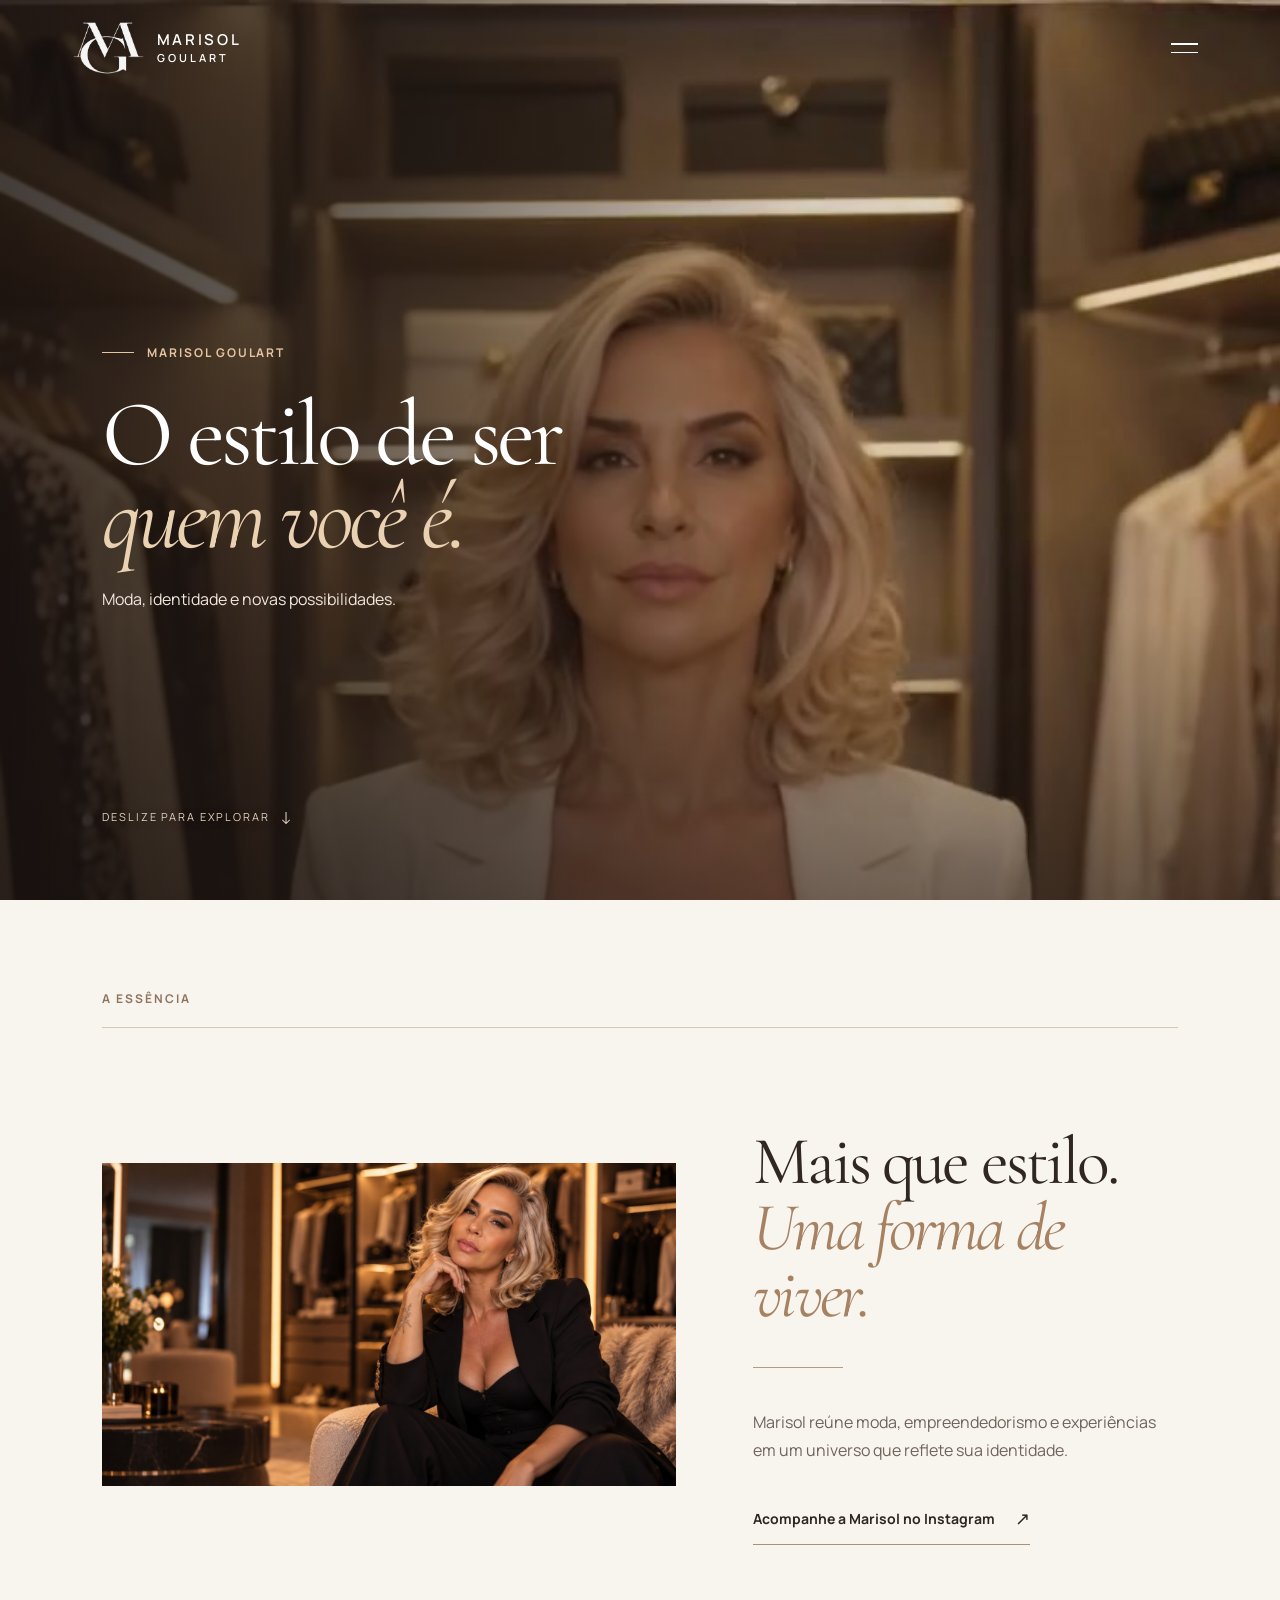
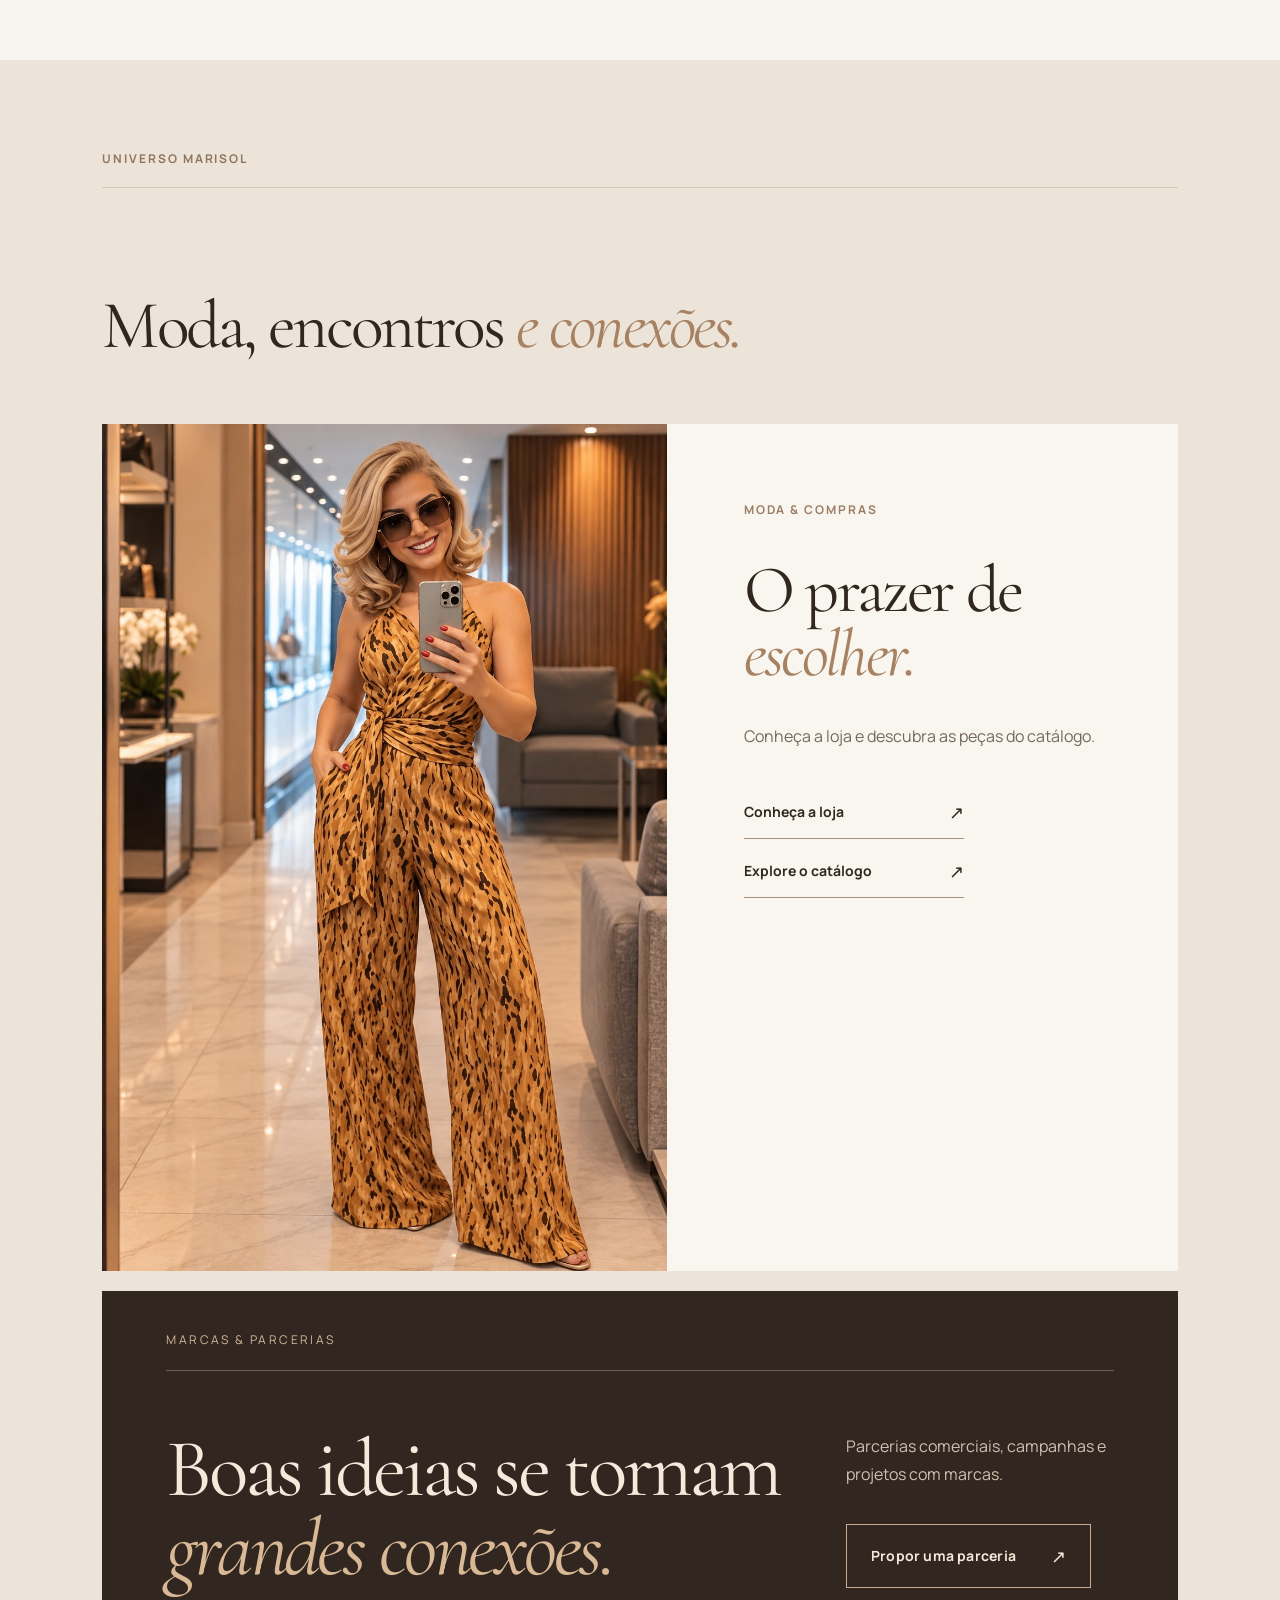
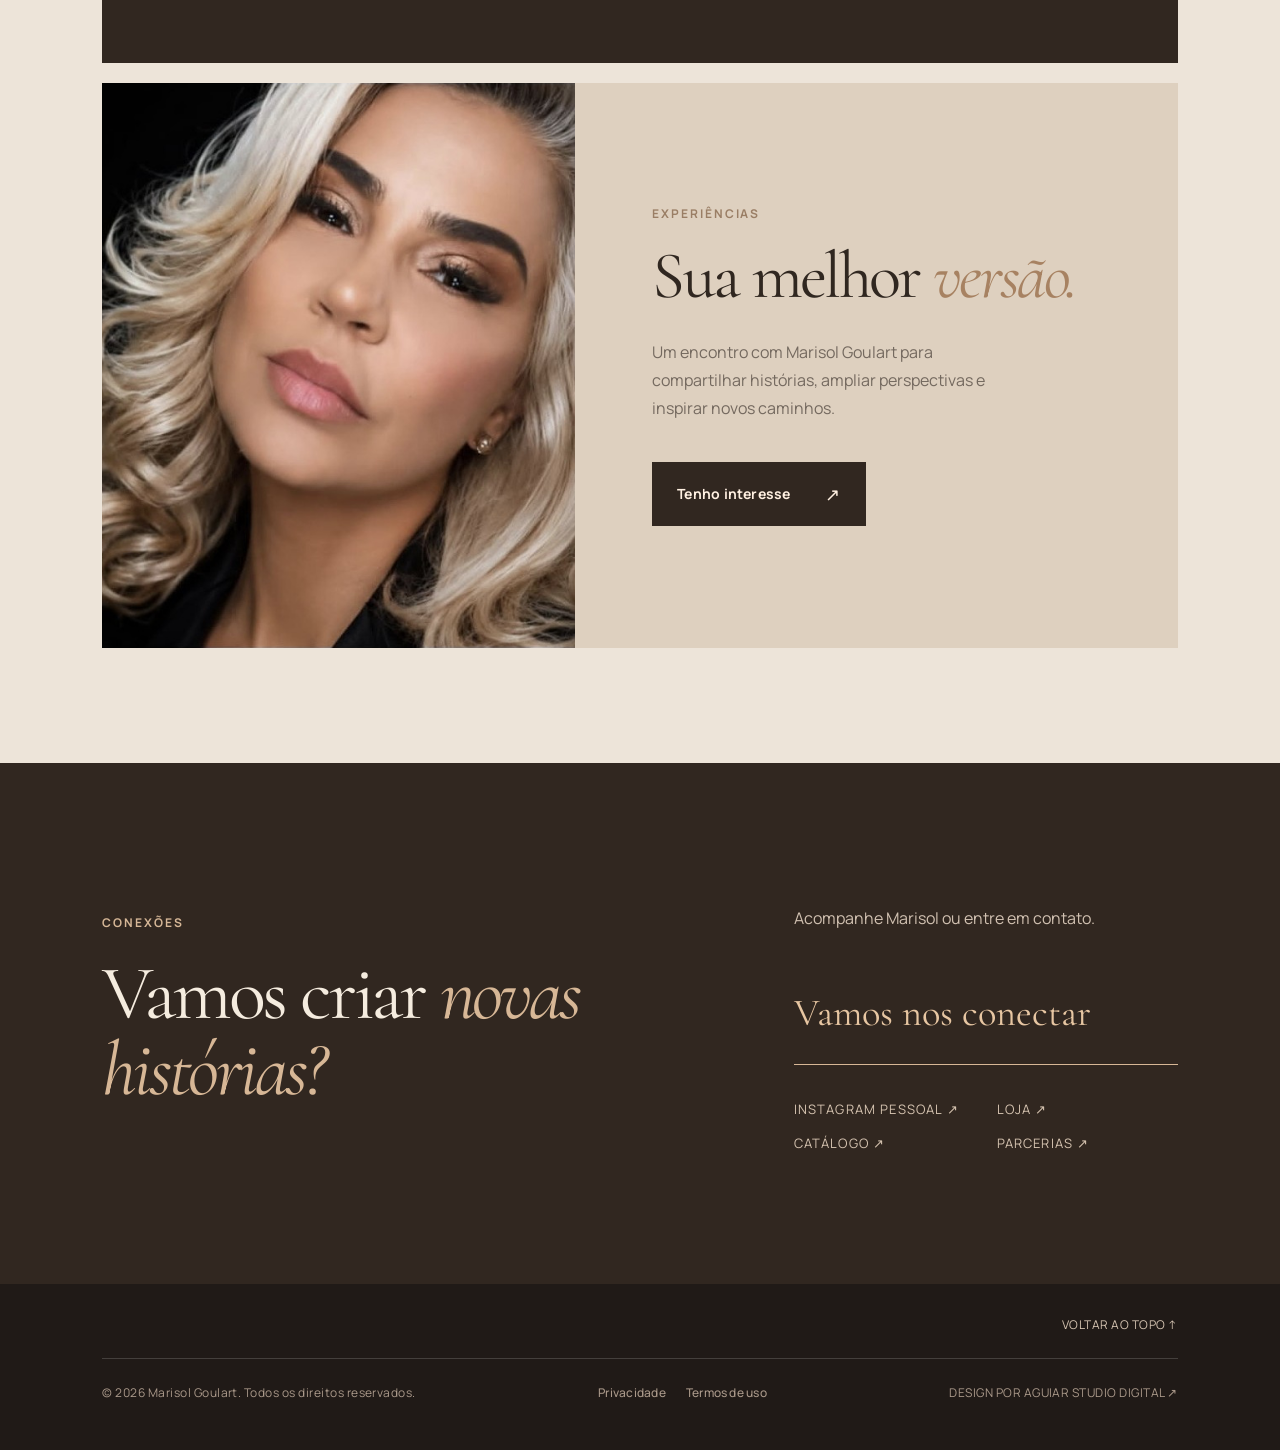
<file: index.html>
<!doctype html>
<html lang="pt-BR">
<head>
<meta charset="utf-8">
<meta name="viewport" content="width=device-width,initial-scale=1,viewport-fit=cover">
<meta name="theme-color" content="#261f1b">
<meta name="description" content="O universo digital de Marisol Goulart: estilo, identidade, projetos e conexões.">
<title>Marisol Goulart | Moda, identidade e conexões</title>
<!-- V3.5 | PRÉVIA: impedir indexação até o domínio definitivo -->
<meta name="robots" content="noindex,follow,max-image-preview:large">
<meta name="googlebot" content="noindex,follow">
<meta property="og:type" content="website">
<meta property="og:locale" content="pt_BR">
<meta property="og:site_name" content="Marisol Goulart">
<meta property="og:title" content="Marisol Goulart | O estilo de ser quem você é">
<meta property="og:description" content="Moda, identidade e novas possibilidades. Conheça o universo de Marisol Goulart.">
<meta property="og:url" content="https://aguiarstudiodigital.github.io/preview-marisol-goulart/">
<meta property="og:image" content="https://aguiarstudiodigital.github.io/preview-marisol-goulart/assets/marisol-retrato-preto.jpg">
<meta property="og:image:alt" content="Marisol Goulart em retrato editorial">
<meta name="twitter:card" content="summary_large_image">
<meta name="twitter:title" content="Marisol Goulart | O estilo de ser quem você é">
<meta name="twitter:description" content="Moda, identidade e novas possibilidades.">
<meta name="twitter:image" content="https://aguiarstudiodigital.github.io/preview-marisol-goulart/assets/marisol-retrato-preto.jpg">
<link rel="icon" type="image/png" href="assets/favicon-marisol.png">
<script type="application/ld+json">{
  "@context": "https://schema.org",
  "@graph": [
    {
      "@type": "Person",
      "@id": "https://aguiarstudiodigital.github.io/preview-marisol-goulart/#marisol",
      "name": "Marisol Goulart",
      "url": "https://aguiarstudiodigital.github.io/preview-marisol-goulart/",
      "sameAs": [
        "https://www.instagram.com/marisolgoulart79/"
      ],
      "description": "Marisol Goulart reúne moda, empreendedorismo e experiências em sua marca pessoal."
    },
    {
      "@type": "WebSite",
      "@id": "https://aguiarstudiodigital.github.io/preview-marisol-goulart/#website",
      "name": "Marisol Goulart",
      "url": "https://aguiarstudiodigital.github.io/preview-marisol-goulart/",
      "inLanguage": "pt-BR",
      "about": {
        "@id": "https://aguiarstudiodigital.github.io/preview-marisol-goulart/#marisol"
      }
    }
  ]
}</script>
<link rel="preconnect" href="https://fonts.googleapis.com">
<link rel="preconnect" href="https://fonts.gstatic.com" crossorigin>
<link href="https://fonts.googleapis.com/css2?family=Cormorant+Garamond:ital,wght@0,400;0,500;0,600;1,400;1,500&family=Manrope:wght@400;500;600;700&display=swap" rel="stylesheet">
<link rel="stylesheet" href="css/style.css">
</head>
<body>
<a class="skip-link" href="#essencia">Pular para o conteúdo</a>

<header class="site-header" id="site-header">
  <a class="brand" href="#inicio" aria-label="Marisol Goulart, voltar ao início"><img src="assets/marisol-monograma-branco.png" alt="Monograma MG — Marisol Goulart" width="72" height="60"><span>MARISOL <small>GOULART</small></span></a>
  <div class="header-right"><button class="menu-toggle" type="button" aria-expanded="false" aria-controls="menu-panel" aria-label="Abrir menu"><span class="menu-icon"><i></i><i></i></span></button></div>
</header>
<nav class="menu-panel" id="menu-panel" aria-label="Navegação principal" inert>
  <div class="menu-inner">
  <div class="menu-links"><a href="#inicio">Início <b aria-hidden="true">↗</b></a><a href="#essencia">A Marisol <b aria-hidden="true">↗</b></a><a href="#universo">Universo Marisol <b aria-hidden="true">↗</b></a><a href="#contato">Contato <b aria-hidden="true">↗</b></a></div>
  <div class="menu-bottom"><a href="https://www.instagram.com/marisolgoulart79/" target="_blank" rel="noopener noreferrer">INSTAGRAM ↗</a></div></div>
</nav>
<main>
<section class="hero" id="inicio" aria-label="Apresentação de Marisol Goulart">
  <div class="hero-poster" aria-hidden="true"></div>
  <video class="hero-video" id="hero-video" autoplay muted loop playsinline preload="metadata" aria-hidden="true" poster="assets/hero-desktop-poster.jpg"></video>
  <div class="hero-shade"></div>
  <div class="hero-inner"><div class="hero-copy"><p class="eyebrow light"><span class="eyebrow-line"></span> MARISOL GOULART </p>
  <h1>O estilo de ser <em>quem você é.</em></h1>
  <p class="hero-sub">Moda, identidade e novas possibilidades.</p>
  </div></div>
  <div class="hero-bottom"><span>DESLIZE PARA EXPLORAR <span aria-hidden="true">↓</span></span></div>
</section>
<section class="essence section-shell" id="essencia">
  <div class="section-index"><span>A ESSÊNCIA</span></div>
  <div class="essence-grid">
    <div class="essence-visual"><div class="essence-photo"><img src="assets/marisol-retrato-preto.jpg" alt="Marisol Goulart em traje preto, sentada em ambiente sofisticado" loading="lazy"></div></div>
    <div class="essence-copy"><h2>Mais que estilo. <em>Uma forma de viver.</em></h2><div class="thin-line"></div><p>Marisol reúne moda, empreendedorismo e experiências em um universo que reflete sua identidade.</p><a class="underlined-link" href="https://www.instagram.com/marisolgoulart79/" target="_blank" rel="noopener noreferrer">Acompanhe a Marisol no Instagram <span>↗</span></a></div>
  </div>
</section>
<section class="universe section-shell" id="universo">
  <div class="section-index"><span>UNIVERSO MARISOL</span></div>
  <div class="universe-heading"><div><h2>Moda, encontros <em>e conexões.</em></h2></div></div>
  <article class="feature-fashion" id="moda"><div class="fashion-visual"><img src="assets/marisol-moda-recriacao-editorial.jpg" alt="Imagem editorial conceitual de moda, com look estampado em enquadramento completo" loading="lazy"></div><div class="fashion-copy"><span class="feature-number">MODA & COMPRAS</span><h3>O prazer de <em>escolher.</em></h3><p>Conheça a loja e descubra as peças do catálogo.</p><div class="fashion-links"><a class="underlined-link" href="https://www.instagram.com/lojamarisolgoulart/" target="_blank" rel="noopener noreferrer">Conheça a loja <span>↗</span></a><a class="underlined-link" href="https://www.instagram.com/catalogomarisolgoulart/" target="_blank" rel="noopener noreferrer">Explore o catálogo <span>↗</span></a></div></div></article>
  <article class="feature-partners" id="parcerias"><div class="partner-top"><span>MARCAS & PARCERIAS</span></div><div class="partner-main"><h3>Boas ideias se tornam <em>grandes conexões.</em></h3><div><p>Parcerias comerciais, campanhas e projetos com marcas.</p><a class="button button-outline" href="mailto:contato@aguiarstudiodigital.com?subject=Proposta%20de%20parceria%20%7C%20Marisol%20Goulart&amp;body=Ol%C3%A1%21%20Gostaria%20de%20apresentar%20uma%20proposta%20de%20parceria%20com%20Marisol%20Goulart.%0A%0AMarca%2FEmpresa%3A%0ANome%2FContato%3A%0AProposta%3A">Propor uma parceria <span>↗</span></a></div></div></article>
  <article class="feature-event" id="encontro"><div class="event-visual"><img src="assets/marisol-encontro-retrato.jpg" alt="Retrato em close de Marisol Goulart, com cabelos loiros e traje preto" loading="lazy" decoding="async"></div><div class="event-copy"><span class="feature-number">EXPERIÊNCIAS</span><h3>Sua melhor <em>versão.</em></h3><p>Um encontro com Marisol Goulart para compartilhar histórias, ampliar perspectivas e inspirar novos caminhos.</p><button class="button button-dark" type="button" id="open-interest">Tenho interesse <span>↗</span></button></div></article>
</section>
<section class="contact" id="contato"><div class="contact-inner"><div><span class="kicker light-kicker">CONEXÕES</span><h2>Vamos criar <em>novas histórias?</em></h2></div><div class="contact-right"><p>Acompanhe Marisol ou entre em contato.</p><h3 class="contact-main-link">Vamos nos conectar</h3><div class="social-grid"><a href="https://www.instagram.com/marisolgoulart79/" target="_blank" rel="noopener noreferrer">INSTAGRAM PESSOAL ↗</a><a href="https://www.instagram.com/lojamarisolgoulart/" target="_blank" rel="noopener noreferrer">LOJA ↗</a><a href="https://www.instagram.com/catalogomarisolgoulart/" target="_blank" rel="noopener noreferrer">CATÁLOGO ↗</a><a href="mailto:contato@aguiarstudiodigital.com?subject=Proposta%20de%20parceria%20%7C%20Marisol%20Goulart&amp;body=Ol%C3%A1%21%20Gostaria%20de%20apresentar%20uma%20proposta%20de%20parceria%20com%20Marisol%20Goulart.%0A%0AMarca%2FEmpresa%3A%0ANome%2FContato%3A%0AProposta%3A">PARCERIAS ↗</a></div></div></div></section>
</main>
<footer class="footer"><div class="footer-top"><a href="#inicio" class="back-top">VOLTAR AO TOPO ↑</a></div><div class="footer-bottom"><span>© 2026 Marisol Goulart. Todos os direitos reservados.</span><nav class="footer-legal" aria-label="Informações legais"><a href="politica-de-privacidade.html">Privacidade</a><a href="termos-de-uso.html">Termos de uso</a></nav><a href="https://www.aguiarstudiodigital.com/" target="_blank" rel="noopener noreferrer">DESIGN POR AGUIAR STUDIO DIGITAL ↗</a></div></footer>
<div class="modal" id="interest-modal" role="dialog" aria-modal="true" aria-labelledby="interest-title" aria-hidden="true"><div class="modal-backdrop" data-close></div><div class="modal-dialog"><button class="modal-close" type="button" data-close aria-label="Fechar formulário">✕</button><span class="kicker">SUA MELHOR VERSÃO</span><h2 id="interest-title">Um encontro <em>com Marisol.</em></h2><p class="modal-lead">Conte um pouco sobre você para registrar seu interesse.</p><form id="interest-form" action="https://formsubmit.co/ajax/contato@aguiarstudiodigital.com" method="POST"><input type="hidden" name="_subject" value="Interesse — Sua Melhor Versão | Marisol Goulart"><input type="hidden" name="_captcha" value="true"><input type="text" name="_honey" tabindex="-1" autocomplete="off" class="honeypot" aria-hidden="true"><div class="field"><label for="person-name">Seu nome *</label><input id="person-name" name="Nome" required maxlength="120" autocomplete="name" placeholder="Como podemos chamar você?"></div><div class="field-grid"><div class="field"><label for="person-phone">WhatsApp *</label><input id="person-phone" name="WhatsApp" type="tel" inputmode="tel" required minlength="10" maxlength="22" autocomplete="tel" placeholder="(21) 99999-9999"></div><div class="field"><label for="person-email">E-mail *</label><input id="person-email" name="E-mail" type="email" required maxlength="180" autocomplete="email" placeholder="voce@exemplo.com"></div></div><div class="field"><label for="person-message">O que motivou você a buscar esse encontro? <span>(opcional)</span></label><textarea id="person-message" name="Motivacao" rows="3" maxlength="1500" placeholder="Se quiser, conte um pouco..."></textarea></div><label class="consent"><input type="checkbox" id="privacy-consent" required><span>Concordo com o uso dos dados informados para receber contato sobre este encontro. <a class="privacy-link" href="politica-de-privacidade.html" target="_blank" rel="noopener">Leia a Política de Privacidade</a></span></label><button class="button button-dark submit-button" type="submit">Enviar meu interesse <span>↗</span></button><p class="form-status" id="form-status" role="status" aria-live="polite"></p></form></div></div>
<script src="js/main.js" defer></script>
</body>
</html>
</file>
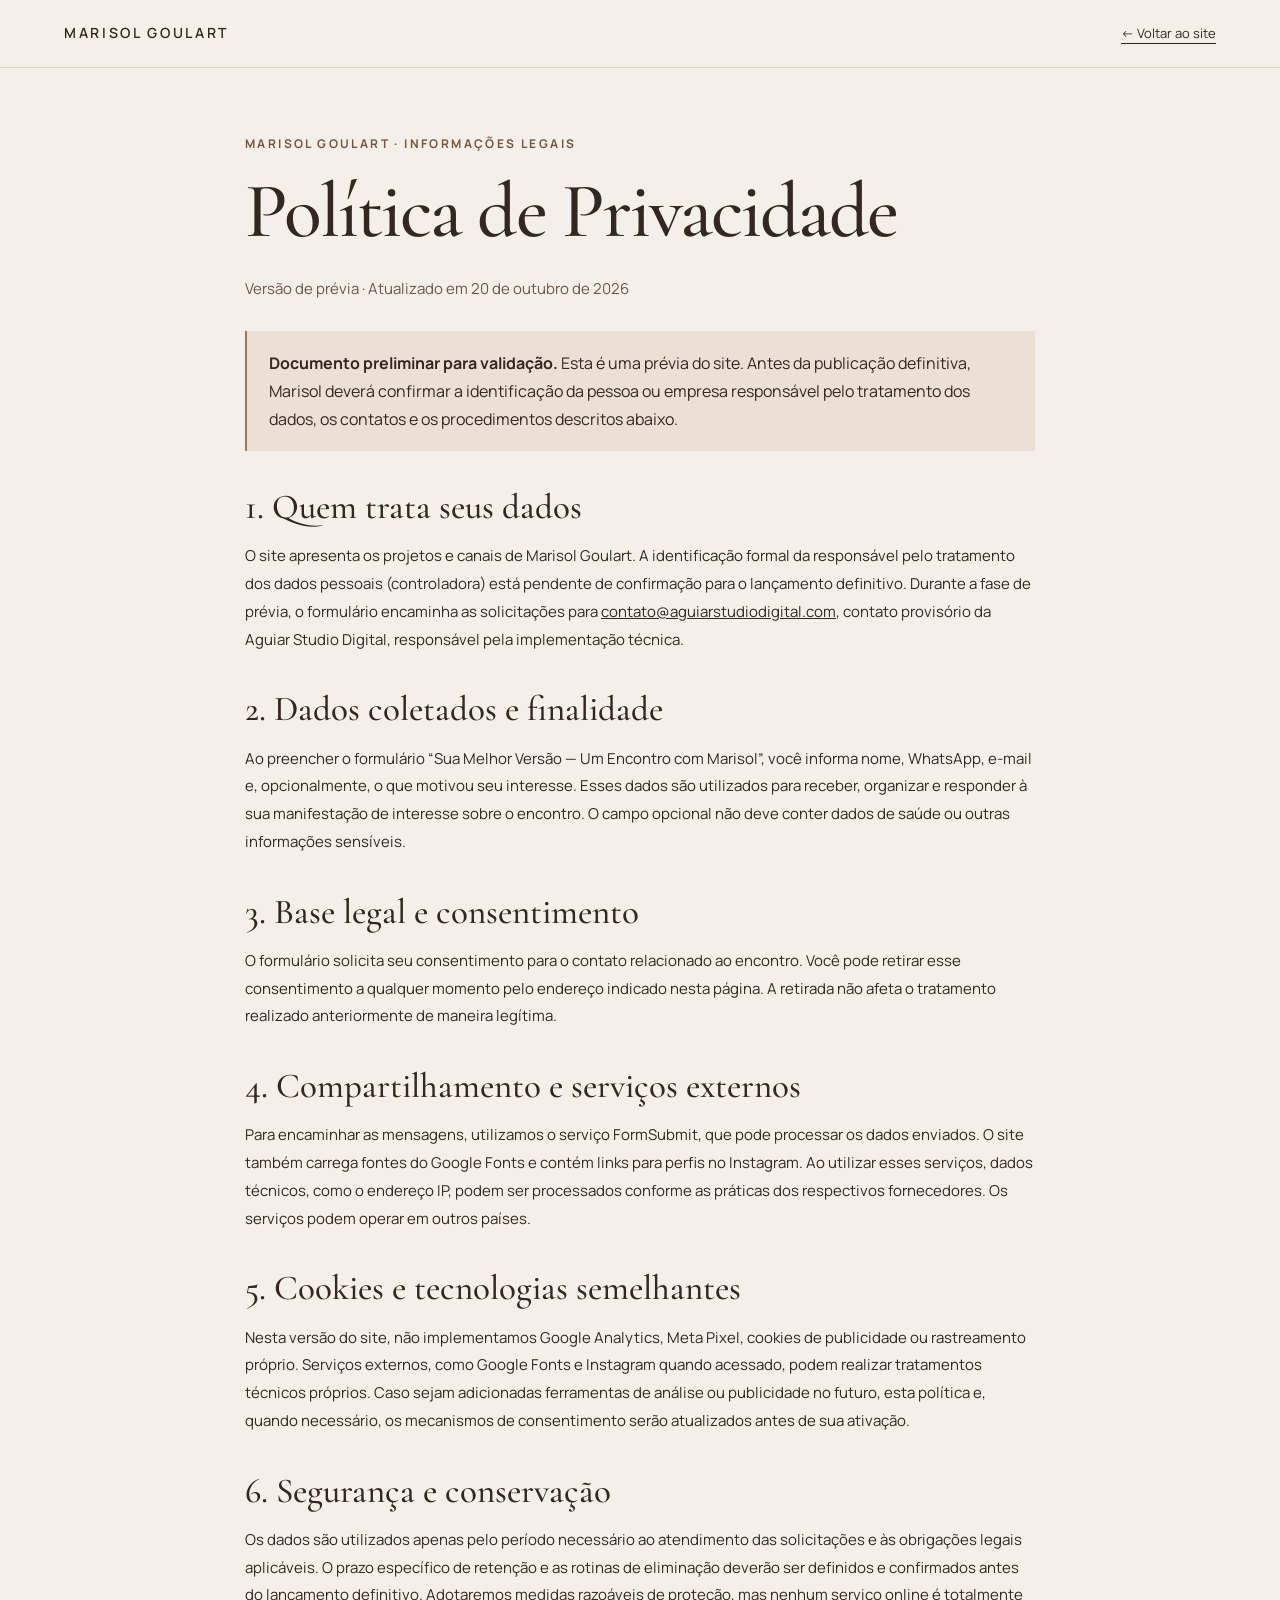
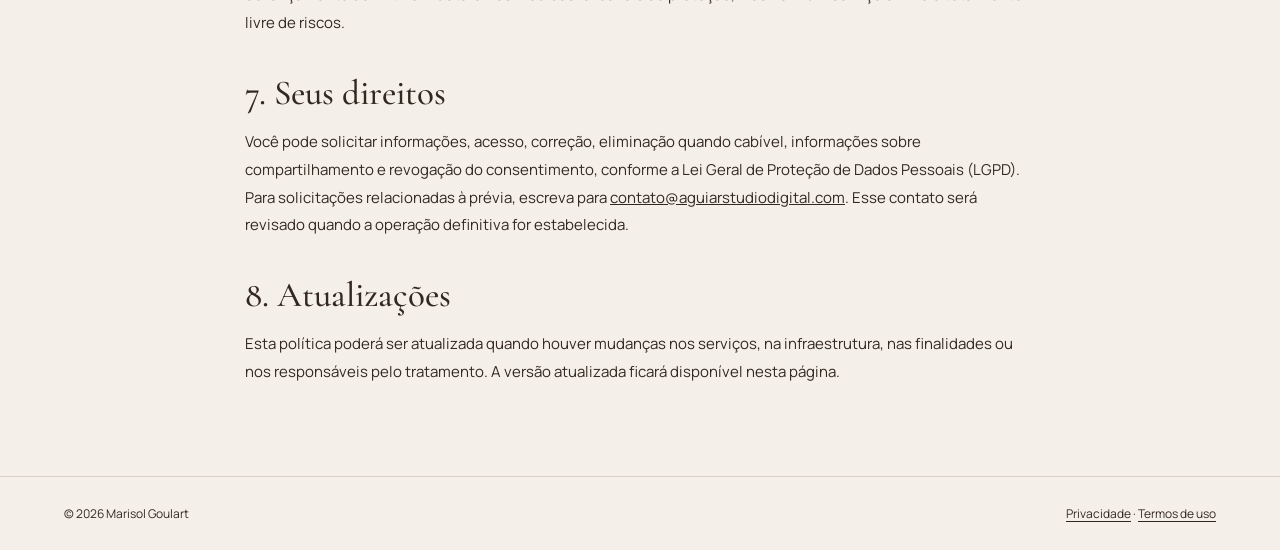
<file: politica-de-privacidade.html>
<!doctype html>
<html lang="pt-BR"><head><meta charset="utf-8"><meta name="viewport" content="width=device-width,initial-scale=1"><meta name="theme-color" content="#f4f0e9"><meta name="robots" content="noindex,follow"><meta name="description" content="Política de Privacidade — informações sobre o site de Marisol Goulart."><title>Política de Privacidade | Marisol Goulart</title><link rel="preconnect" href="https://fonts.googleapis.com"><link rel="preconnect" href="https://fonts.gstatic.com" crossorigin><link href="https://fonts.googleapis.com/css2?family=Cormorant+Garamond:wght@400;500;600&family=Manrope:wght@400;500;600;700&display=swap" rel="stylesheet"><link rel="icon" type="image/png" href="assets/favicon-marisol.png"><style>
:root{--bg:#f4f0e9;--ink:#332820;--brown:#76543f;--muted:#69574a}*{box-sizing:border-box}html{scroll-behavior:smooth}body{margin:0;background:var(--bg);color:var(--ink);font-family:Manrope,Arial,sans-serif;line-height:1.75;-webkit-font-smoothing:antialiased}a{color:inherit}a:focus-visible{outline:2px solid var(--brown);outline-offset:4px}.legal-header{padding:22px clamp(20px,5vw,80px);display:flex;align-items:center;justify-content:space-between;border-bottom:1px solid #d9cfc4;gap:16px}.legal-header a{text-decoration:none}.legal-logo{font:600 14px/1.3 Manrope,sans-serif;letter-spacing:.19em}.legal-back{font-size:13px;text-decoration:underline!important;text-underline-offset:5px}.legal-main{width:min(790px,calc(100% - 40px));margin:65px auto 90px}.legal-eyebrow{font-size:12px;letter-spacing:.2em;text-transform:uppercase;color:var(--brown);font-weight:700}.legal-main h1{font:500 clamp(43px,8vw,78px)/1.02 'Cormorant Garamond',Georgia,serif;margin:18px 0 24px;letter-spacing:-.025em}.legal-main h2{font:500 clamp(27px,5vw,35px)/1.15 'Cormorant Garamond',Georgia,serif;margin:36px 0 12px}.legal-main p,.legal-main li{font-size:15px;line-height:1.85}.legal-main ul{padding-left:22px}.legal-note{padding:18px 22px;background:#eae0d4;border-left:2px solid #9d795c;margin:28px 0}.legal-meta{color:var(--muted);font-size:13px}.legal-footer{border-top:1px solid #d9cfc4;padding:26px clamp(20px,5vw,80px);display:flex;justify-content:space-between;gap:20px;flex-wrap:wrap;font-size:12px}.legal-footer a{text-underline-offset:3px}@media(max-width:600px){.legal-main{margin:38px auto 65px}.legal-main p,.legal-main li{font-size:14px}.legal-header{padding:18px 20px}.legal-logo{font-size:12px}}
</style></head><body><header class="legal-header"><a class="legal-logo" href="index.html">MARISOL GOULART</a><a class="legal-back" href="index.html">← Voltar ao site</a></header><main class="legal-main" id="conteudo"><div class="legal-eyebrow">MARISOL GOULART · INFORMAÇÕES LEGAIS</div><h1>Política de Privacidade</h1><p class="legal-meta">Versão de prévia · Atualizado em 20 de outubro de 2026</p><div class="legal-note"><strong>Documento preliminar para validação.</strong> Esta é uma prévia do site. Antes da publicação definitiva, Marisol deverá confirmar a identificação da pessoa ou empresa responsável pelo tratamento dos dados, os contatos e os procedimentos descritos abaixo.</div>
<h2>1. Quem trata seus dados</h2>
<p>O site apresenta os projetos e canais de Marisol Goulart. A identificação formal da responsável pelo tratamento dos dados pessoais (controladora) está pendente de confirmação para o lançamento definitivo. Durante a fase de prévia, o formulário encaminha as solicitações para <a href="mailto:contato@aguiarstudiodigital.com">contato@aguiarstudiodigital.com</a>, contato provisório da Aguiar Studio Digital, responsável pela implementação técnica.</p>
<h2>2. Dados coletados e finalidade</h2>
<p>Ao preencher o formulário “Sua Melhor Versão — Um Encontro com Marisol”, você informa nome, WhatsApp, e-mail e, opcionalmente, o que motivou seu interesse. Esses dados são utilizados para receber, organizar e responder à sua manifestação de interesse sobre o encontro. O campo opcional não deve conter dados de saúde ou outras informações sensíveis.</p>
<h2>3. Base legal e consentimento</h2>
<p>O formulário solicita seu consentimento para o contato relacionado ao encontro. Você pode retirar esse consentimento a qualquer momento pelo endereço indicado nesta página. A retirada não afeta o tratamento realizado anteriormente de maneira legítima.</p>
<h2>4. Compartilhamento e serviços externos</h2>
<p>Para encaminhar as mensagens, utilizamos o serviço FormSubmit, que pode processar os dados enviados. O site também carrega fontes do Google Fonts e contém links para perfis no Instagram. Ao utilizar esses serviços, dados técnicos, como o endereço IP, podem ser processados conforme as práticas dos respectivos fornecedores. Os serviços podem operar em outros países.</p>
<h2>5. Cookies e tecnologias semelhantes</h2>
<p>Nesta versão do site, não implementamos Google Analytics, Meta Pixel, cookies de publicidade ou rastreamento próprio. Serviços externos, como Google Fonts e Instagram quando acessado, podem realizar tratamentos técnicos próprios. Caso sejam adicionadas ferramentas de análise ou publicidade no futuro, esta política e, quando necessário, os mecanismos de consentimento serão atualizados antes de sua ativação.</p>
<h2>6. Segurança e conservação</h2>
<p>Os dados são utilizados apenas pelo período necessário ao atendimento das solicitações e às obrigações legais aplicáveis. O prazo específico de retenção e as rotinas de eliminação deverão ser definidos e confirmados antes do lançamento definitivo. Adotaremos medidas razoáveis de proteção, mas nenhum serviço online é totalmente livre de riscos.</p>
<h2>7. Seus direitos</h2>
<p>Você pode solicitar informações, acesso, correção, eliminação quando cabível, informações sobre compartilhamento e revogação do consentimento, conforme a Lei Geral de Proteção de Dados Pessoais (LGPD). Para solicitações relacionadas à prévia, escreva para <a href="mailto:contato@aguiarstudiodigital.com?subject=Privacidade%20%7C%20Marisol%20Goulart">contato@aguiarstudiodigital.com</a>. Esse contato será revisado quando a operação definitiva for estabelecida.</p>
<h2>8. Atualizações</h2>
<p>Esta política poderá ser atualizada quando houver mudanças nos serviços, na infraestrutura, nas finalidades ou nos responsáveis pelo tratamento. A versão atualizada ficará disponível nesta página.</p></main><footer class="legal-footer"><span>© 2026 Marisol Goulart</span><span><a href="politica-de-privacidade.html">Privacidade</a> · <a href="termos-de-uso.html">Termos de uso</a></span></footer></body></html>
</file>
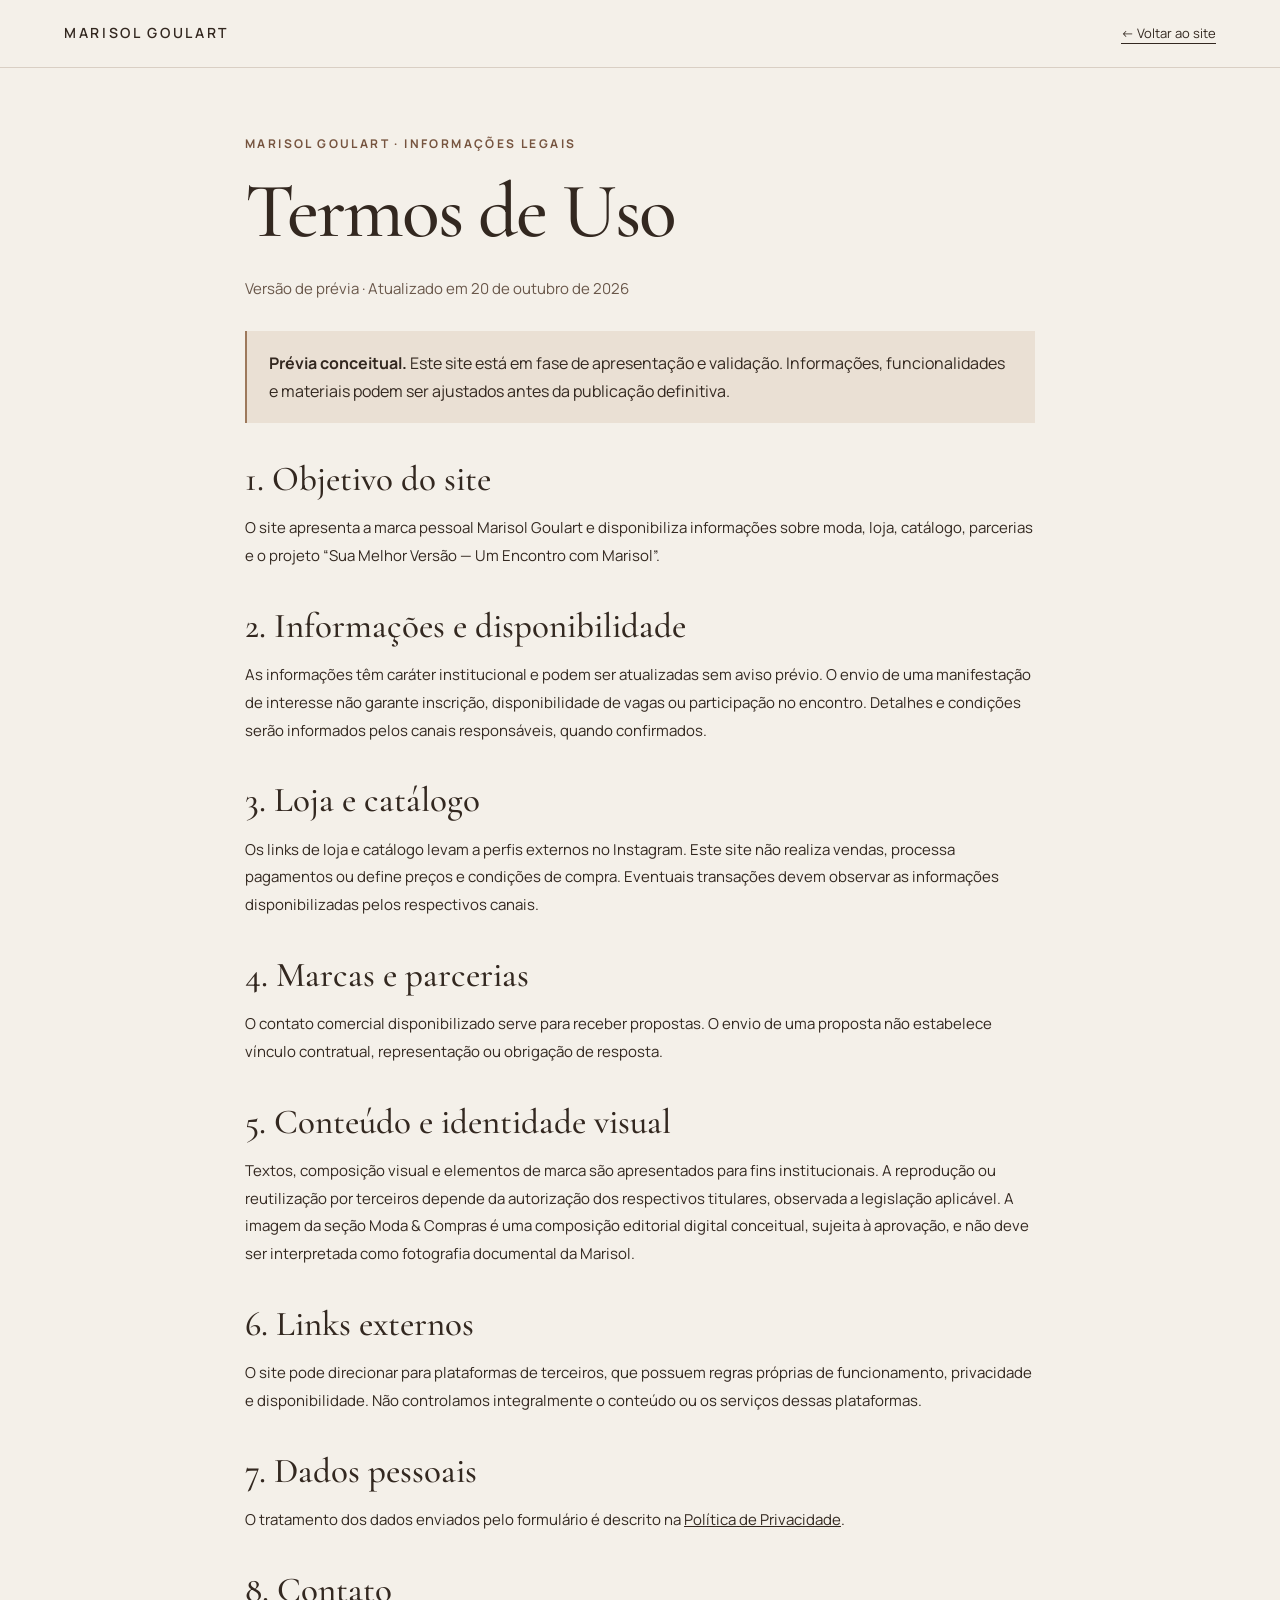
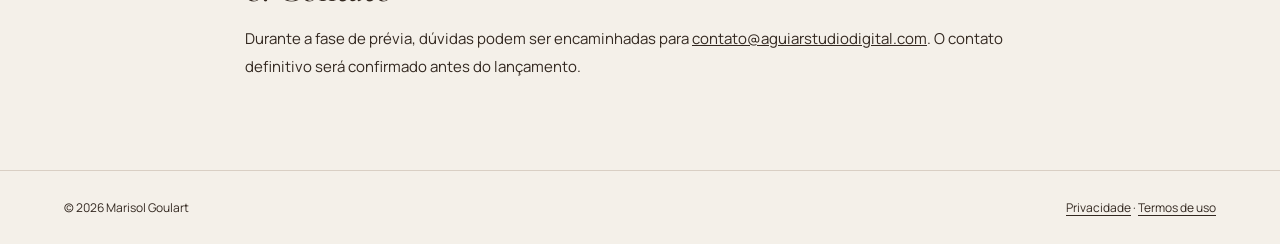
<file: termos-de-uso.html>
<!doctype html>
<html lang="pt-BR"><head><meta charset="utf-8"><meta name="viewport" content="width=device-width,initial-scale=1"><meta name="theme-color" content="#f4f0e9"><meta name="robots" content="noindex,follow"><meta name="description" content="Termos de Uso — informações sobre o site de Marisol Goulart."><title>Termos de Uso | Marisol Goulart</title><link rel="preconnect" href="https://fonts.googleapis.com"><link rel="preconnect" href="https://fonts.gstatic.com" crossorigin><link href="https://fonts.googleapis.com/css2?family=Cormorant+Garamond:wght@400;500;600&family=Manrope:wght@400;500;600;700&display=swap" rel="stylesheet"><link rel="icon" type="image/png" href="assets/favicon-marisol.png"><style>
:root{--bg:#f4f0e9;--ink:#332820;--brown:#76543f;--muted:#69574a}*{box-sizing:border-box}html{scroll-behavior:smooth}body{margin:0;background:var(--bg);color:var(--ink);font-family:Manrope,Arial,sans-serif;line-height:1.75;-webkit-font-smoothing:antialiased}a{color:inherit}a:focus-visible{outline:2px solid var(--brown);outline-offset:4px}.legal-header{padding:22px clamp(20px,5vw,80px);display:flex;align-items:center;justify-content:space-between;border-bottom:1px solid #d9cfc4;gap:16px}.legal-header a{text-decoration:none}.legal-logo{font:600 14px/1.3 Manrope,sans-serif;letter-spacing:.19em}.legal-back{font-size:13px;text-decoration:underline!important;text-underline-offset:5px}.legal-main{width:min(790px,calc(100% - 40px));margin:65px auto 90px}.legal-eyebrow{font-size:12px;letter-spacing:.2em;text-transform:uppercase;color:var(--brown);font-weight:700}.legal-main h1{font:500 clamp(43px,8vw,78px)/1.02 'Cormorant Garamond',Georgia,serif;margin:18px 0 24px;letter-spacing:-.025em}.legal-main h2{font:500 clamp(27px,5vw,35px)/1.15 'Cormorant Garamond',Georgia,serif;margin:36px 0 12px}.legal-main p,.legal-main li{font-size:15px;line-height:1.85}.legal-main ul{padding-left:22px}.legal-note{padding:18px 22px;background:#eae0d4;border-left:2px solid #9d795c;margin:28px 0}.legal-meta{color:var(--muted);font-size:13px}.legal-footer{border-top:1px solid #d9cfc4;padding:26px clamp(20px,5vw,80px);display:flex;justify-content:space-between;gap:20px;flex-wrap:wrap;font-size:12px}.legal-footer a{text-underline-offset:3px}@media(max-width:600px){.legal-main{margin:38px auto 65px}.legal-main p,.legal-main li{font-size:14px}.legal-header{padding:18px 20px}.legal-logo{font-size:12px}}
</style></head><body><header class="legal-header"><a class="legal-logo" href="index.html">MARISOL GOULART</a><a class="legal-back" href="index.html">← Voltar ao site</a></header><main class="legal-main" id="conteudo"><div class="legal-eyebrow">MARISOL GOULART · INFORMAÇÕES LEGAIS</div><h1>Termos de Uso</h1><p class="legal-meta">Versão de prévia · Atualizado em 20 de outubro de 2026</p><div class="legal-note"><strong>Prévia conceitual.</strong> Este site está em fase de apresentação e validação. Informações, funcionalidades e materiais podem ser ajustados antes da publicação definitiva.</div>
<h2>1. Objetivo do site</h2><p>O site apresenta a marca pessoal Marisol Goulart e disponibiliza informações sobre moda, loja, catálogo, parcerias e o projeto “Sua Melhor Versão — Um Encontro com Marisol”.</p>
<h2>2. Informações e disponibilidade</h2><p>As informações têm caráter institucional e podem ser atualizadas sem aviso prévio. O envio de uma manifestação de interesse não garante inscrição, disponibilidade de vagas ou participação no encontro. Detalhes e condições serão informados pelos canais responsáveis, quando confirmados.</p>
<h2>3. Loja e catálogo</h2><p>Os links de loja e catálogo levam a perfis externos no Instagram. Este site não realiza vendas, processa pagamentos ou define preços e condições de compra. Eventuais transações devem observar as informações disponibilizadas pelos respectivos canais.</p>
<h2>4. Marcas e parcerias</h2><p>O contato comercial disponibilizado serve para receber propostas. O envio de uma proposta não estabelece vínculo contratual, representação ou obrigação de resposta.</p>
<h2>5. Conteúdo e identidade visual</h2><p>Textos, composição visual e elementos de marca são apresentados para fins institucionais. A reprodução ou reutilização por terceiros depende da autorização dos respectivos titulares, observada a legislação aplicável. A imagem da seção Moda & Compras é uma composição editorial digital conceitual, sujeita à aprovação, e não deve ser interpretada como fotografia documental da Marisol.</p>
<h2>6. Links externos</h2><p>O site pode direcionar para plataformas de terceiros, que possuem regras próprias de funcionamento, privacidade e disponibilidade. Não controlamos integralmente o conteúdo ou os serviços dessas plataformas.</p>
<h2>7. Dados pessoais</h2><p>O tratamento dos dados enviados pelo formulário é descrito na <a href="politica-de-privacidade.html">Política de Privacidade</a>.</p>
<h2>8. Contato</h2><p>Durante a fase de prévia, dúvidas podem ser encaminhadas para <a href="mailto:contato@aguiarstudiodigital.com">contato@aguiarstudiodigital.com</a>. O contato definitivo será confirmado antes do lançamento.</p></main><footer class="legal-footer"><span>© 2026 Marisol Goulart</span><span><a href="politica-de-privacidade.html">Privacidade</a> · <a href="termos-de-uso.html">Termos de uso</a></span></footer></body></html>
</file>
<file: css/style.css>
:root{--ink:#302720;--espresso:#261f1b;--sand:#e7d8c7;--cream:#f5efe6;--paper:#f9f6f0;--gold:#c8a57e;--muted:#827466;--line:#d6c8b7;--serif:'Cormorant Garamond',Georgia,serif;--sans:Manrope,Arial,sans-serif}*{box-sizing:border-box}html{scroll-behavior:smooth;scroll-padding-top:90px}body{margin:0;background:var(--paper);color:var(--ink);font-family:var(--sans);-webkit-font-smoothing:antialiased}body.locked{overflow:hidden}a{color:inherit;text-decoration:none}button,input,textarea{font:inherit}button{cursor:pointer}button:focus-visible,a:focus-visible,input:focus-visible,textarea:focus-visible{outline:2px solid var(--gold);outline-offset:4px}img{display:block;max-width:100%}.skip-link{position:fixed;top:-80px;left:20px;background:white;z-index:10000;padding:12px}.skip-link:focus{top:20px}.preview-label{position:fixed;bottom:12px;left:50%;transform:translateX(-50%);z-index:25;background:rgba(255,255,255,.88);backdrop-filter:blur(10px);border:1px solid rgba(60,40,20,.12);border-radius:50px;padding:8px 14px;color:#665444;font-size:9px;letter-spacing:.17em;white-space:nowrap;pointer-events:none;box-shadow:0 4px 24px #0001}.site-header{position:fixed;inset:0 0 auto;height:96px;padding:0 clamp(22px,5.6vw,98px);display:flex;justify-content:space-between;align-items:center;z-index:100;color:#fff;transition:background .4s,color .4s,height .4s,box-shadow .4s}.site-header.scrolled{background:rgba(249,246,240,.96);color:var(--espresso);height:78px;box-shadow:0 1px 0 rgba(45,34,25,.12);backdrop-filter:blur(16px)}.site-header.menu-open{background:transparent;color:#fff;box-shadow:none}.brand{display:flex;align-items:center;gap:12px;font-size:15px;letter-spacing:.18em;font-weight:600;line-height:1.1;position:relative;z-index:102}.brand img{height:43px;width:43px;border-radius:50%;object-fit:cover;border:1px solid #f2e9da88}.brand small{display:block;font-size:10px;letter-spacing:.45em;margin-top:4px}.header-right{display:flex;align-items:center;gap:clamp(25px,4vw,68px)}.header-descriptor{font-size:9px;letter-spacing:.23em;opacity:.76}.menu-toggle{border:1px solid currentColor;color:inherit;background:transparent;min-width:113px;height:45px;padding:0 14px 0 19px;display:flex;align-items:center;justify-content:space-between;gap:16px;position:relative;z-index:102;transition:background .25s}.menu-toggle:hover{background:#ffffff1e}.menu-toggle-text{font-size:10px;letter-spacing:.22em;font-weight:700}.menu-icon{display:flex;flex-direction:column;gap:5px}.menu-icon i{display:block;width:19px;height:1px;background:currentColor;transition:transform .25s}.menu-open .menu-icon i:first-child{transform:translateY(3px) rotate(45deg)}.menu-open .menu-icon i:last-child{transform:translateY(-3px) rotate(-45deg)}.menu-panel{position:fixed;inset:0;z-index:99;background:var(--espresso);color:var(--cream);clip-path:inset(0 0 100% 0);visibility:hidden;transition:clip-path .62s cubic-bezier(.76,0,.24,1),visibility .62s}.menu-panel.open{clip-path:inset(0 0 0 0);visibility:visible}.menu-inner{min-height:100%;padding:150px clamp(24px,10vw,180px) 50px;display:flex;flex-direction:column}.menu-intro{display:flex;align-items:center;gap:20px;font-size:10px;letter-spacing:.22em;color:#c9b5a0}.menu-rule{width:75px;height:1px;background:#877463}.menu-links{max-width:1000px;margin:42px 0 40px}.menu-links a{display:flex;align-items:baseline;gap:24px;font:400 clamp(47px,6.8vw,104px)/1.05 var(--serif);padding:13px 0;border-bottom:1px solid #ffffff25;transition:color .25s,padding-left .25s}.menu-links a:hover{color:#d4b391;padding-left:12px}.menu-links a span{font:500 11px var(--sans);color:#b99e84}.menu-links a b{margin-left:auto;font:400 24px var(--sans);color:#b99e84}.menu-bottom{display:flex;justify-content:space-between;font-size:10px;letter-spacing:.2em;color:#b7a493;margin-top:auto}.hero{min-height:760px;height:100svh;position:relative;background:#251d18;color:#fff;overflow:hidden}.hero-poster,.hero-video,.hero-shade{position:absolute;inset:0;width:100%;height:100%}.hero-poster{background:url('../assets/hero-desktop-poster.jpg') center/cover no-repeat}.hero-video{object-fit:cover;object-position:center center}.hero-shade{background:linear-gradient(90deg,rgba(24,17,15,.81) 0%,rgba(28,21,18,.66) 28%,rgba(26,18,16,.18) 62%,rgba(24,16,14,.08) 100%),linear-gradient(0deg,rgba(22,16,14,.46),transparent 32%)}.hero-inner{position:relative;z-index:1;display:flex;align-items:center;min-height:100%;padding:105px clamp(26px,8vw,150px) 80px}.hero-copy{max-width:750px;margin-top:35px}.eyebrow,.kicker,.section-index,.feature-number{font-size:10px;letter-spacing:.25em;font-weight:700}.eyebrow{display:flex;align-items:center;gap:13px;color:#e5c5a1}.eyebrow-line{height:1px;width:32px;background:#e5c5a1}.eyebrow-sep{opacity:.4}.hero h1{font:400 clamp(70px,7.3vw,127px)/.89 var(--serif);letter-spacing:-.048em;max-width:780px;margin:32px 0 27px}.hero h1 em{display:block;font-weight:400;color:#ead1b2;letter-spacing:-.045em}.hero-sub{font-size:14px;line-height:1.9;max-width:370px;color:#f0e7dc}.hero-actions{display:flex;align-items:center;gap:34px;margin-top:40px}.button{border:1px solid transparent;display:inline-flex;align-items:center;justify-content:space-between;gap:35px;padding:19px 24px;min-height:56px;font-size:11px;font-weight:700;letter-spacing:.04em;transition:transform .2s,background .2s,color .2s}.button:hover{transform:translateY(-2px)}.button span{font-size:18px;font-weight:400}.button-cream{background:#e8cfaf;color:#292019}.button-cream:hover{background:#fff0d9}.text-link{font-size:11px;letter-spacing:.03em;padding:14px 0;border-bottom:1px solid #ffffff65}.text-link span{padding-left:20px}.hero-bottom{position:absolute;bottom:35px;left:clamp(26px,8vw,150px);right:clamp(26px,8vw,150px);z-index:1;display:flex;justify-content:space-between;font-size:9px;letter-spacing:.19em;color:#e2d0bf}.hero-bottom span span{font-size:18px;margin-left:12px}.section-shell{padding:90px clamp(25px,8vw,148px) 115px}.section-index{display:flex;justify-content:space-between;padding-bottom:20px;border-bottom:1px solid var(--line);color:#8e755e}.essence{background:#f8f4ee}.essence-grid{display:grid;grid-template-columns:1fr 1fr;gap:clamp(60px,9vw,160px);align-items:center;padding-top:76px}.essence-visual{position:relative;padding:0 12% 0 5%}.essence-photo{height:clamp(370px,43vw,620px);overflow:hidden;background:#e6d6c6}.essence-photo img{height:100%;width:100%;object-fit:cover;object-position:center 28%;filter:saturate(.84)}.photo-note{display:block;font-size:9px;letter-spacing:.2em;margin-top:15px;color:#8d7867}.essence-copy{max-width:580px}.kicker{color:#967656}.essence h2,.universe h2,.contact h2{font:400 clamp(55px,5.3vw,91px)/.98 var(--serif);letter-spacing:-.042em;margin:24px 0}.essence h2 em,.universe h2 em,.contact h2 em,.feature-fashion h3 em,.feature-partners h3 em,.feature-event h3 em,.modal h2 em{font-weight:400;color:#a78262}.thin-line{height:1px;width:90px;background:#b49a80;margin:40px 0}.essence-copy p{font-size:14px;line-height:2;max-width:450px;color:#6f645c;margin:0 0 18px}.underlined-link{display:flex;align-items:center;justify-content:space-between;gap:20px;width:fit-content;min-width:220px;padding:14px 0;border-bottom:1px solid #a99078;font-size:11px;font-weight:700;transition:gap .2s}.underlined-link:hover{gap:30px}.underlined-link span{font-size:18px;font-weight:400}.essence-copy .underlined-link{margin-top:28px}.universe{background:#ede4d9}.universe-heading{display:flex;justify-content:space-between;align-items:end;gap:30px;margin:80px 0 65px}.universe-heading h2{margin-bottom:0}.universe-heading p{max-width:300px;font-size:13px;line-height:1.9;color:#73665a}.feature-fashion{display:grid;grid-template-columns:1.05fr .95fr;min-height:570px;background:#f9f5ef}.fashion-visual{position:relative;overflow:hidden;background:#b6a08b;max-height:720px}.fashion-visual>img{height:100%;width:100%;object-fit:cover;object-position:center 45%;filter:saturate(.78)}.fashion-visual-caption{position:absolute;bottom:24px;left:30px;font-size:9px;letter-spacing:.2em;color:#fff;text-shadow:0 2px 6px #0009}.fashion-copy{padding:clamp(35px,6vw,90px);display:flex;flex-direction:column;align-items:start}.feature-number{color:#9a7e65}.feature-fashion h3,.feature-partners h3,.feature-event h3{font:400 clamp(57px,5.2vw,90px)/.96 var(--serif);letter-spacing:-.04em;margin:40px 0 20px}.fashion-copy>p,.event-copy>p,.partner-main p{font-size:13px;line-height:2;color:#74695f;max-width:370px}.fashion-links{display:flex;flex-direction:column;margin-top:20px;gap:6px}.fashion-mini{display:flex;align-items:center;gap:18px;margin-top:auto;padding-top:35px}.fashion-mini img{width:82px;height:70px;object-fit:cover}.fashion-mini span{max-width:140px;font-size:9px;line-height:1.7;letter-spacing:.16em;color:#a18b76}.feature-partners{background:#312720;color:#f4e9da;padding:40px clamp(30px,5vw,80px) 75px;margin:20px 0}.partner-top{display:flex;justify-content:space-between;border-bottom:1px solid #ffffff40;padding-bottom:22px;color:#d5b797;font-size:10px;letter-spacing:.2em}.partner-main{display:grid;grid-template-columns:1.4fr .6fr;align-items:end;gap:55px;padding-top:45px}.feature-partners h3{max-width:850px;margin:0;font-size:clamp(65px,6.4vw,108px)}.feature-partners h3 em{color:#d9b995}.partner-main p{color:#d0c0b2}.button-outline{border-color:#c9ac8d;color:#f4e9da;margin-top:20px}.button-outline:hover{background:#e9d4bc;color:#302720}.feature-event{display:grid;grid-template-columns:.88fr 1.12fr;min-height:565px;background:#ded0bf}.event-visual{min-height:500px;overflow:hidden;background:#9c8470}.event-visual img{height:100%;width:100%;object-fit:cover;object-position:center 40%;filter:saturate(.76)}.event-copy{padding:clamp(45px,6vw,105px);display:flex;align-items:start;flex-direction:column;justify-content:center}.event-mark{font-size:10px;letter-spacing:.2em;margin-top:30px;color:#947657}.feature-event h3{margin:22px 0 14px}.button-dark{background:#312720;color:#fff0e1;margin-top:24px}.button-dark:hover{background:#614e40}.event-copy .small-note{font-size:10px;color:#857465;margin-top:20px}.contact{background:#312720;color:#f5ecdf;padding:125px clamp(25px,8vw,148px) 130px}.contact-inner{display:grid;grid-template-columns:1.2fr .8fr;gap:clamp(40px,9vw,160px);align-items:center}.light-kicker{color:#d6b797}.contact h2{font-size:clamp(64px,6vw,110px);max-width:680px}.contact h2 em{color:#d7b796}.contact-right>p{max-width:370px;color:#d1c1b1;line-height:2;font-size:14px}.contact-main-link{display:flex;justify-content:space-between;align-items:center;border-bottom:1px solid #d7b796;padding:28px 0;font:400 clamp(32px,3vw,50px) var(--serif);color:#e7c6a2;margin:30px 0 35px}.contact-main-link span{font:300 28px var(--sans)}.social-grid{display:grid;grid-template-columns:1fr 1fr;gap:15px 22px}.social-grid a{font-size:10px;letter-spacing:.09em;color:#d5c3b0}.social-grid a:hover{color:#fff}.footer{background:#201a17;color:#d5c4b2;padding:52px clamp(25px,8vw,148px) 65px}.footer-top,.footer-bottom{display:flex;justify-content:space-between;align-items:center;gap:20px}.footer-wordmark{font:400 clamp(38px,4vw,65px) var(--serif);letter-spacing:-.035em}.footer-wordmark em{font-weight:400;color:#c9a988}.back-top,.footer-bottom{font-size:9px;letter-spacing:.13em}.footer-bottom{border-top:1px solid #ffffff29;margin-top:36px;padding-top:25px;color:#aa998a;flex-wrap:wrap}.modal,.privacy-modal{position:fixed;inset:0;z-index:200;display:none}.modal.show,.privacy-modal.show{display:flex}.modal-backdrop{position:absolute;inset:0;background:rgba(20,15,13,.78);backdrop-filter:blur(7px)}.modal{align-items:center;justify-content:center;padding:15px}.modal-dialog{position:relative;background:#f8f3eb;color:#302720;width:min(740px,100%);max-height:calc(100svh - 30px);overflow-y:auto;padding:clamp(28px,5vw,62px);box-shadow:0 30px 90px #0006}.modal-close{position:absolute;right:24px;top:20px;border:0;background:transparent;font-size:22px}.modal h2{font:400 clamp(49px,5vw,75px)/.97 var(--serif);letter-spacing:-.04em;margin:20px 0}.modal-lead{color:#796b5e;font-size:13px;margin:0 0 24px}.field{display:flex;flex-direction:column;gap:7px;margin-bottom:16px}.field label{font-size:11px;font-weight:700;color:#67574b}.field label span{font-weight:400}.field input,.field textarea{width:100%;background:#fffdfa;border:1px solid #d7c7b8;border-radius:0;padding:13px 14px;font-size:13px;color:#352c26}.field textarea{resize:vertical}.field-grid{display:grid;grid-template-columns:1fr 1fr;gap:16px}.consent{display:flex;align-items:start;gap:10px;font-size:10px;line-height:1.7;color:#78685c}.consent input{margin-top:4px;accent-color:#6c513f}.privacy-link{border:0;background:transparent;text-decoration:underline;color:#604c3e;padding:0;font-size:inherit}.submit-button{width:100%;margin-top:23px}.submit-button:disabled{opacity:.6;cursor:wait}.form-status{font-size:12px;line-height:1.7}.form-status.error{color:#a23e32}.form-status.success{color:#32744a}.form-footnote{font-size:10px;color:#928276;line-height:1.6}.honeypot{position:absolute;left:-9999px;opacity:0}.privacy-modal{z-index:210;background:#1d1615d9;align-items:center;justify-content:center;padding:18px}.privacy-card{background:#fffaf3;padding:36px;max-width:550px;position:relative}.privacy-card h2{font:400 43px var(--serif)}.privacy-card p{font-size:12px;line-height:1.9}.privacy-card button{position:absolute;top:12px;right:15px;border:0;background:transparent;font-size:20px}
@media(max-width:980px){.section-shell{padding:65px 6vw 85px}.hero-inner{padding-left:6vw;padding-right:6vw}.hero-bottom{left:6vw;right:6vw}.essence-grid{gap:5vw}.essence-visual{padding:0}.fashion-copy{padding:45px}.feature-fashion h3{font-size:62px}.feature-event h3{font-size:64px}.event-copy{padding:45px}.contact{padding:100px 6vw}.footer{padding-left:6vw;padding-right:6vw}}
@media(max-width:700px){.preview-label{font-size:8px;bottom:7px}.site-header{height:78px;padding:0 20px}.site-header.scrolled{height:70px}.brand{font-size:11px;letter-spacing:.15em;gap:9px}.brand img{width:37px;height:37px}.brand small{font-size:8px}.header-descriptor{display:none}.menu-toggle{height:40px;min-width:88px;padding:0 11px}.menu-toggle-text{font-size:9px}.menu-inner{padding:130px 25px 45px}.menu-intro{font-size:9px}.menu-links{margin:38px 0}.menu-links a{font-size:clamp(46px,11vw,72px);gap:13px;padding:16px 0}.menu-links a span{font-size:9px}.menu-links a b{font-size:18px}.menu-bottom{font-size:9px;gap:10px}.hero{min-height:640px;height:100svh;max-height:1100px}.hero-poster{background-image:url('../assets/hero-mobile-poster.jpg');background-position:center top}.hero-video{object-position:center center}.hero-shade{background:linear-gradient(0deg,rgba(20,14,13,.94) 0%,rgba(20,14,13,.86) 18%,rgba(20,14,13,.47) 41%,rgba(20,14,13,.04) 70%),linear-gradient(180deg,rgba(17,12,11,.35),transparent 25%)}.hero-inner{align-items:end;padding:105px 24px 86px}.hero-copy{margin:0;max-width:100%}.eyebrow{font-size:8px;letter-spacing:.14em;gap:8px}.eyebrow-line{width:18px}.hero h1{font-size:clamp(54px,13.6vw,85px);line-height:.88;letter-spacing:-.05em;max-width:520px;margin:17px 0 16px}.hero h1 em{display:block}.hero-sub{font-size:12px;line-height:1.7;max-width:320px}.hero-actions{margin-top:22px;gap:22px}.button{padding:15px 16px;min-height:48px;font-size:10px;gap:15px}.text-link{font-size:10px}.text-link span{padding-left:5px}.hero-bottom{bottom:24px;left:24px;right:24px;font-size:8px}.hero-bottom>span:last-child{display:none}.section-shell{padding:62px 24px 75px}.section-index{font-size:9px;letter-spacing:.13em;gap:10px}.section-index span:last-child{font-size:8px;text-align:right}.essence-grid{display:flex;flex-direction:column;align-items:stretch;gap:40px;padding-top:35px}.essence-visual{max-width:470px;width:86%;align-self:center}.essence-photo{height:370px}.essence h2,.universe h2{font-size:clamp(56px,12vw,80px)}.essence-copy{max-width:550px}.essence-copy p{font-size:13px}.thin-line{margin:22px 0}.universe-heading{display:block;margin:50px 0 35px}.universe-heading p{font-size:12px;margin-top:22px}.feature-fashion{display:flex;flex-direction:column}.fashion-visual{height:410px}.fashion-visual>img{object-position:center 30%}.fashion-copy{padding:36px 28px 40px}.feature-fashion h3,.feature-event h3{font-size:clamp(62px,12vw,83px);margin:23px 0 12px}.fashion-mini{margin-top:20px}.feature-partners{margin:14px 0;padding:27px 26px 43px}.partner-top{font-size:8px;gap:15px}.partner-top span:last-child{max-width:110px;text-align:right}.partner-main{display:block;padding-top:30px}.feature-partners h3{font-size:clamp(58px,12vw,83px)}.partner-main p{font-size:12px;margin-top:22px}.feature-event{display:flex;flex-direction:column}.event-visual{min-height:0;height:360px}.event-visual img{object-position:center 35%}.event-copy{padding:38px 28px 45px}.event-mark{margin-top:22px}.event-copy>p{font-size:12px}.contact{padding:80px 24px 95px}.contact-inner{display:block}.contact h2{font-size:clamp(70px,13vw,95px)}.contact-right{margin-top:35px}.contact-right>p{font-size:12px}.contact-main-link{font-size:40px}.social-grid{gap:18px}.social-grid a{font-size:9px}.footer{padding:43px 24px 65px}.footer-wordmark{font-size:39px}.back-top{font-size:8px}.footer-bottom{align-items:start;gap:15px;font-size:8px;line-height:1.6}.field-grid{grid-template-columns:1fr;gap:0}.modal-dialog{padding:35px 23px}.modal h2{font-size:53px}}
@media(max-width:390px){.hero h1{font-size:clamp(49px,12.6vw,58px)}.hero-actions{gap:13px}.button{font-size:9px;padding:13px}.text-link{font-size:9px}.hero-inner{padding-bottom:85px}.hero-sub{font-size:11px}.brand{font-size:10px}.brand small{font-size:7px}}
@media(prefers-reduced-motion:reduce){html{scroll-behavior:auto}*,*::before,*::after{animation:none!important;transition:none!important}.hero-video{display:none!important}.menu-panel{clip-path:none;opacity:0;pointer-events:none}.menu-panel.open{opacity:1;pointer-events:auto}}


/* ASD V3.1 — refinamento editorial de leitura, fotos e interações (sem nova estrutura) */
:root {--muted:#67594e}
.preview-label{font-size:11px;letter-spacing:.08em;color:#514235;background:rgba(255,255,255,.93)}
.header-descriptor{font-size:12px}
.brand small{font-size:11px;letter-spacing:.28em}
.menu-toggle-text{font-size:12px;letter-spacing:.12em}
.menu-intro,.menu-bottom,.menu-links a span{font-size:12px;letter-spacing:.11em}
.menu-links a{transition:color .25s,padding-left .25s,transform .35s;transform:translateY(8px);opacity:.3}
.menu-panel.open .menu-links a{transform:translateY(0);opacity:1}
.menu-panel.open .menu-links a:nth-child(2){transition-delay:.045s}
.menu-panel.open .menu-links a:nth-child(3){transition-delay:.09s}
.menu-panel.open .menu-links a:nth-child(4){transition-delay:.135s}
.menu-panel{overflow-y:auto;overscroll-behavior:contain}
.menu-inner{min-height:100%;}
.eyebrow,.kicker,.section-index,.feature-number{font-size:12px;letter-spacing:.16em}
.hero-sub{font-size:16px;line-height:1.65;max-width:400px}
.button{font-size:14px;letter-spacing:.015em}
.text-link{font-size:14px}
.hero-bottom{font-size:12px}
.essence-photo{background:#e6d9ca}
.essence-photo img{object-fit:contain;object-position:center center;filter:saturate(.92)}
.essence-copy p,.fashion-copy>p,.event-copy>p,.partner-main p,.universe-heading p,.contact-right>p{font-size:16px;line-height:1.75}
.underlined-link{font-size:14px}
.fashion-visual{display:flex;align-items:center;justify-content:center;background:linear-gradient(135deg,#b79c83,#d6c4b2)}
.fashion-visual>img{object-fit:contain;object-position:center center;filter:saturate(.94);height:100%;width:100%}
.partner-top,.event-mark{font-size:12px}
.social-grid a{font-size:13px;line-height:1.5}
.back-top,.footer-bottom{font-size:12px;letter-spacing:.04em}
.modal-lead,.field label,.consent,.form-footnote,.form-status,.privacy-card p{font-size:14px;line-height:1.65}
.field input,.field textarea{font-size:16px;min-height:46px}
.form-footnote{color:#6b5b50}
.menu-panel a:focus-visible{outline:2px solid #e9c8a6;outline-offset:5px}
@media(max-height:700px){.menu-inner{padding-top:110px;padding-bottom:25px}.menu-links{margin:15px 0}.menu-links a{padding:7px 0;font-size:clamp(35px,5.2vw,65px)}}
@media(max-width:700px){
.preview-label{font-size:10px;max-width:calc(100vw - 22px);white-space:normal;text-align:center;padding:7px 10px;line-height:1.2}
.brand{font-size:12px}.brand small{font-size:10px;letter-spacing:.24em}
.menu-toggle{min-width:96px;min-height:44px}.menu-toggle-text{font-size:12px}
.menu-intro{font-size:11px;line-height:1.5}.menu-links{margin:25px 0}.menu-links a{font-size:clamp(43px,10.4vw,66px);padding:13px 0}.menu-links a span{font-size:12px}.menu-bottom{font-size:11px;line-height:1.6}
.hero h1{font-size:clamp(51px,12.7vw,79px)}.eyebrow{font-size:11px;letter-spacing:.11em}.hero-sub{font-size:15px;line-height:1.6;max-width:310px}
.button{font-size:14px;min-height:50px;padding:13px 17px}.text-link{font-size:13px}.hero-bottom{font-size:11px}
.section-index,.section-index span:last-child{font-size:11px;line-height:1.4}.kicker,.feature-number{font-size:12px}
.essence-visual{width:90%;max-width:390px}.essence-photo{height:auto;aspect-ratio: .78}.essence-photo img{object-fit:contain}
.essence-copy p,.fashion-copy>p,.event-copy>p,.partner-main p,.universe-heading p,.contact-right>p{font-size:15px;line-height:1.7}
.underlined-link{font-size:14px;min-height:48px}
.fashion-visual{height:480px;max-height:none}.fashion-visual>img{object-fit:contain;object-position:center center}
.partner-top{font-size:11px}.partner-top span:last-child{max-width:none}.social-grid a{font-size:13px;min-height:35px}
.back-top,.footer-bottom{font-size:11px;line-height:1.6}
.field label,.consent,.modal-lead,.form-footnote,.form-status{font-size:14px}.field input,.field textarea{font-size:16px}
}
@media(max-width:390px){.hero-sub{font-size:14px}.button{font-size:12px;padding:12px 13px}.text-link{font-size:12px}.hero-actions{gap:11px}.brand{font-size:11px}.brand small{font-size:9px}.menu-links a{font-size:clamp(39px,10.2vw,52px)}.fashion-visual{height:420px}}
@media(max-height:680px) and (max-width:700px){.menu-inner{padding-top:95px;padding-bottom:18px}.menu-links{margin:13px 0}.menu-links a{font-size:clamp(37px,8.8vw,53px);padding:7px 0}.menu-bottom{margin-top:12px}}
@media(prefers-reduced-motion:reduce){.menu-links a{transform:none;opacity:1}}

/* ASD V3.2 — ajustes aprovados: menu icon-only, imagens sem cortes, limpeza editorial */
.preview-label{display:none!important}
.menu-toggle{width:48px;min-width:48px;height:48px;min-height:48px;padding:0;border:0;outline-offset:3px;justify-content:center;align-items:center;gap:0;background:transparent;}
.menu-toggle:hover{background:transparent;opacity:.72}
.menu-toggle-text{display:none!important}
.menu-icon{width:28px;gap:7px;align-items:center}
.menu-icon i{width:27px;height:1.5px;transform-origin:center}
.menu-open .menu-icon i:first-child{transform:translateY(4.25px) rotate(45deg)}
.menu-open .menu-icon i:last-child{transform:translateY(-4.25px) rotate(-45deg)}
/* A fotografia horizontal foi fornecida pela cliente; preservar composição integral. */
.essence-grid{grid-template-columns:minmax(0,1.15fr) minmax(0,.85fr);gap:clamp(35px,6vw,105px)}
.essence-visual{padding:0;width:100%;max-width:none}
.essence-photo{height:auto;aspect-ratio:16/9;overflow:hidden;background:#2e211a}
.essence-photo img{width:100%;height:100%;object-fit:contain;object-position:center;filter:none}
/* A fotografia do macacão já tem limites no original: não aplicar cortes adicionais. */
.fashion-visual{height:650px;max-height:none;display:flex;align-items:center;justify-content:center;overflow:hidden;background:#c3ae99}
.fashion-visual>img{width:100%;height:100%;object-fit:contain;object-position:center;filter:none}
.universe-heading{align-items:end}
.universe-heading h2{max-width:820px}
.footer-bottom{justify-content:space-between}
@media(max-width:980px){.essence-grid{gap:35px}}
@media(max-width:700px){
 .menu-toggle{width:48px;min-width:48px;height:48px;min-height:48px;padding:0}
 .menu-icon{width:28px;gap:7px}.menu-icon i{width:27px}
 .essence-grid{gap:32px}
 .essence-visual{width:100%;max-width:none;align-self:stretch}
 .essence-photo{width:100%;height:auto;aspect-ratio:16/9}
 .essence-photo img{object-fit:contain;width:100%;height:100%}
 .universe-heading{margin:45px 0 30px}
 .universe-heading h2{font-size:clamp(54px,11.6vw,78px);line-height:.98}
 .fashion-visual{height:auto;max-height:none;min-height:0;display:block}
 .fashion-visual>img{display:block;width:100%;height:auto;max-height:none;object-fit:contain}
 .footer-bottom{gap:12px}
}
@media(max-width:390px){.universe-heading h2{font-size:clamp(49px,11.4vw,62px)}}

/* V3.3 - visual editorial completo sem cortes */
.fashion-visual{height:auto!important;min-height:0!important;max-height:none!important;display:block!important}
.fashion-visual>img{display:block!important;width:100%!important;height:auto!important;max-height:none!important;object-fit:contain!important;object-position:center!important}

/* V3.4 — links legais discretos e acessíveis */
.footer-legal{display:flex;flex-wrap:wrap;gap:12px 20px;align-items:center}
.footer-legal a{font:500 12px/1.5 'Manrope',sans-serif;letter-spacing:.02em;text-decoration:underline;text-decoration-color:transparent;text-underline-offset:4px}
.footer-legal a:hover,.footer-legal a:focus-visible{text-decoration-color:currentColor}
.consent a.privacy-link{display:inline;color:inherit;text-decoration:underline;text-underline-offset:3px;font-size:inherit;font-weight:600}
@media(max-width:700px){.footer-bottom{flex-wrap:wrap;gap:14px 20px}.footer-legal a{font-size:12px}}


/* V3.5 — monograma sem moldura do Instagram; maior, nítido e responsivo. */
.brand{gap:13px}
.brand img{width:72px;height:60px;max-width:none;object-fit:contain;border:0;border-radius:0;flex:none;filter:drop-shadow(0 1px 5px rgba(0,0,0,.16))}
.site-header.scrolled:not(.menu-open) .brand img{filter:brightness(0) saturate(100%) opacity(.83)}
.site-header.menu-open .brand img{filter:drop-shadow(0 1px 5px rgba(0,0,0,.16))}
@media(max-width:700px){.brand{gap:9px}.brand img{width:60px;height:51px}.brand small{letter-spacing:.20em}}
@media(max-width:390px){.brand img{width:53px;height:47px}.brand{gap:7px}}


/* V3.7 — navegação editorial depurada, sem numeração ou CTAs redundantes. */
/* A hero deve caber na altura visível mesmo em desktops com viewport inferior a 760px. */
.hero{min-height:min(760px,100svh)}
.hero-bottom{bottom:clamp(55px,8svh,94px);font-size:11px;letter-spacing:.17em;pointer-events:none}
.hero-bottom>span{display:inline-flex;align-items:center;gap:10px;text-shadow:0 2px 10px rgba(0,0,0,.35)}
.hero-bottom span span{margin-left:0;font-size:17px}
/* Menu continua em tela cheia, mas com hierarquia e respiro mais contidos. */
.menu-inner{padding-top:clamp(112px,16svh,165px);padding-bottom:clamp(26px,5svh,50px)}
.menu-links{width:min(100%,880px);margin:15px 0 35px}
.menu-links a{font-size:clamp(38px,4.9vw,70px);line-height:1.03;padding:10px 0;gap:18px}
.menu-links a b{font-size:17px;line-height:1;color:#b99e84;align-self:center}
.menu-bottom{justify-content:flex-end;margin-top:auto}
.menu-bottom a{display:inline-flex;align-items:center;min-height:30px}
@media(max-width:700px){
  .hero{min-height:min(640px,100svh)}
  .hero-inner{padding-bottom:110px}
  .hero-bottom{bottom:clamp(38px,6svh,62px);left:24px;right:24px;font-size:10px}
  .menu-inner{padding:clamp(96px,13svh,135px) 25px 34px}
  .menu-links{margin:10px 0 28px}
  .menu-links a{font-size:clamp(37px,9.3vw,56px);padding:12px 0;line-height:1.05}
  .menu-links a b{font-size:15px}
  .menu-bottom{margin-top:auto}
}
@media(max-height:680px){
  .hero-inner{padding-top:90px;padding-bottom:75px}
  .hero-bottom{bottom:30px}
  .menu-inner{padding-top:96px;padding-bottom:22px}
  .menu-links{margin:8px 0 18px}
  .menu-links a{font-size:clamp(34px,4.6vw,55px);padding:7px 0}
}
@media(max-height:680px) and (max-width:700px){
  .hero-inner{padding-bottom:95px}
  .hero-bottom{bottom:25px}
  .menu-links a{font-size:clamp(33px,8vw,46px)}
}

/* V3.8 — encerramento editorial mais discreto, sem wordmark duplicado */
.footer{padding-top:32px;padding-bottom:48px}
.footer-top{justify-content:flex-end}
.footer-bottom{margin-top:25px}
@media(max-width:700px){.footer{padding-top:28px;padding-bottom:45px}.footer-bottom{margin-top:22px}}


/* ASD V3.9 — hero mobile legível, contato editorial sem link redundante. */
.contact-main-link{font-weight:400;cursor:default}
@media(max-width:700px){
  /* Corrige a regra antiga que ocultava o único span do indicador. */
  .hero-bottom>span:last-child{display:inline-flex}
  .hero-bottom{bottom:clamp(44px,7svh,84px);left:24px;right:24px;font-size:11px;letter-spacing:.14em}
  .hero-bottom>span{gap:10px}
  .hero-inner{padding-bottom:clamp(135px,18svh,185px)}
  .hero-sub{margin-bottom:0}
}
@media(max-width:700px) and (max-height:680px){
  .hero-inner{padding-bottom:130px}
  .hero-bottom{bottom:34px}
}

/* ASD V3.10 — enquadramento da hero desktop: preservar o topo do vídeo.
   A correção não altera altura da hero, textos ou versão mobile. */
@media (min-width:701px){
  .hero-video{object-position:center top}
  .hero-poster{background-position:center top}
}

/* ASD V3.11 — fotografia original do encontro, sem faixas pretas ou filtro de cor. */
.feature-event .event-visual img{object-position:center center;filter:none}
@media(max-width:700px){.feature-event .event-visual img{object-position:center center}}
</file>
